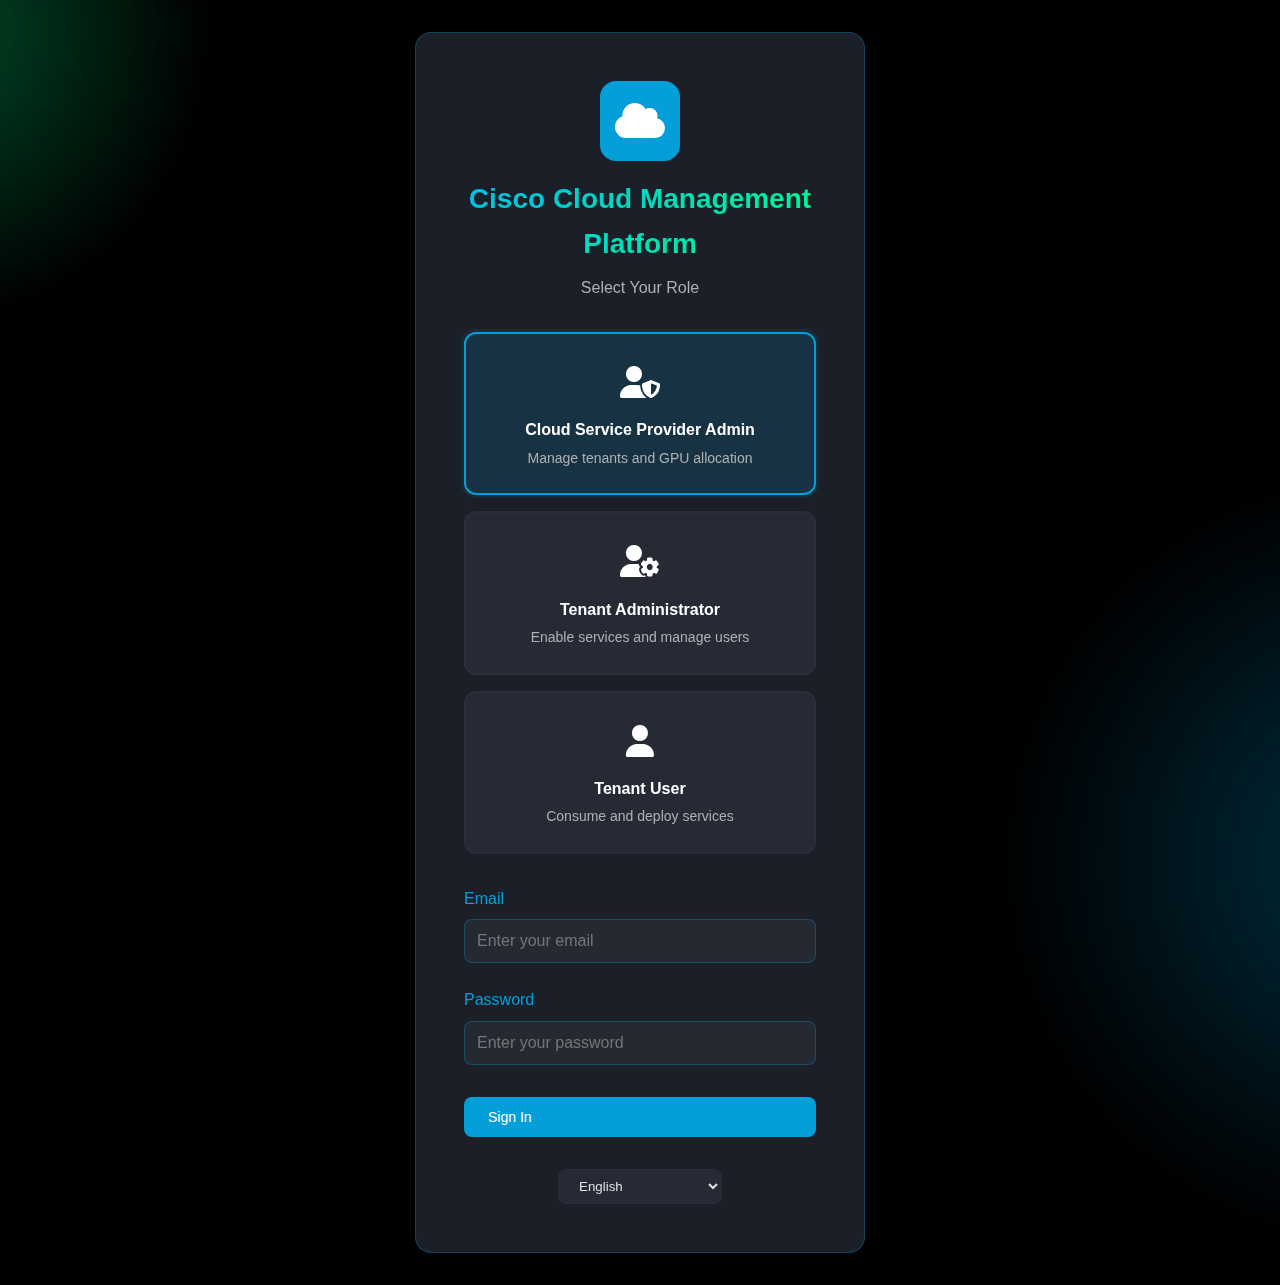
<file: index-old.html>
<!DOCTYPE html>
<html lang="en">
<head>
    <meta charset="UTF-8">
    <meta name="viewport" content="width=device-width, initial-scale=1.0">
    <title>Cisco Cloud Management Platform - Login</title>
    <link rel="stylesheet" href="css/global.css">
    <link rel="stylesheet" href="https://cdnjs.cloudflare.com/ajax/libs/font-awesome/6.4.0/css/all.min.css">
    <style>
        .login-container {
            min-height: 100vh;
            display: flex;
            align-items: center;
            justify-content: center;
            padding: 2rem;
        }

        .login-card {
            background: var(--bg-card);
            border: 1px solid var(--border-cisco);
            border-radius: 16px;
            padding: 3rem;
            max-width: 450px;
            width: 100%;
            box-shadow: var(--shadow-lg);
            backdrop-filter: blur(10px);
        }

        .login-logo {
            text-align: center;
            margin-bottom: 2rem;
        }

        .login-logo-icon {
            width: 80px;
            height: 80px;
            background: var(--cisco-blue);
            border-radius: 16px;
            display: inline-flex;
            align-items: center;
            justify-content: center;
            font-size: 2.5rem;
            color: white;
            margin-bottom: 1rem;
        }

        .login-title {
            font-size: 1.75rem;
            font-weight: 700;
            text-align: center;
            margin-bottom: 0.5rem;
            background: linear-gradient(135deg, var(--cisco-blue-light) 0%, var(--accent-green) 100%);
            -webkit-background-clip: text;
            -webkit-text-fill-color: transparent;
        }

        .login-subtitle {
            text-align: center;
            color: var(--text-muted);
            margin-bottom: 2rem;
        }

        .role-selector {
            margin-bottom: 2rem;
        }

        .role-grid {
            display: grid;
            grid-template-columns: 1fr;
            gap: 1rem;
            margin-top: 1rem;
        }

        .role-option {
            background: var(--bg-elevated);
            border: 2px solid var(--border-accent);
            border-radius: 12px;
            padding: 1.5rem;
            cursor: pointer;
            transition: all 0.2s;
            text-align: center;
        }

        .role-option:hover {
            border-color: var(--cisco-blue);
            background: rgba(4, 159, 217, 0.1);
        }

        .role-option.selected {
            border-color: var(--cisco-blue);
            background: rgba(4, 159, 217, 0.15);
            box-shadow: 0 0 0 3px rgba(4, 159, 217, 0.1);
        }

        .role-icon {
            font-size: 2rem;
            margin-bottom: 0.5rem;
        }

        .role-name {
            font-weight: 600;
            color: var(--text-primary);
            font-size: 1rem;
        }

        .role-description {
            font-size: 0.875rem;
            color: var(--text-muted);
            margin-top: 0.25rem;
        }

        .login-actions {
            margin-top: 2rem;
        }

        .language-selector-login {
            margin-top: 2rem;
            text-align: center;
        }

        .language-selector-login select {
            background: var(--bg-elevated);
            border: 1px solid var(--border-accent);
            color: var(--text-secondary);
            padding: 0.5rem 1rem;
            border-radius: 8px;
            cursor: pointer;
        }
    </style>
</head>
<body>
    <div class="bg-animation"></div>

    <div class="login-container">
        <div class="login-card">
            <div class="login-logo">
                <div class="login-logo-icon">
                    <i class="fas fa-cloud"></i>
                </div>
                <h1 class="login-title" data-i18n="appName">Cisco Cloud Management Platform</h1>
                <p class="login-subtitle" data-i18n="selectRole">Select Your Role</p>
            </div>

            <div class="role-selector">
                <div class="role-grid">
                    <div class="role-option" onclick="selectRole('csp-admin')" id="role-csp-admin">
                        <div class="role-icon">
                            <i class="fas fa-user-shield"></i>
                        </div>
                        <div class="role-name" data-i18n="cspAdmin">Cloud Service Provider Admin</div>
                        <div class="role-description">Manage tenants and GPU allocation</div>
                    </div>

                    <div class="role-option" onclick="selectRole('tenant-admin')" id="role-tenant-admin">
                        <div class="role-icon">
                            <i class="fas fa-user-cog"></i>
                        </div>
                        <div class="role-name" data-i18n="tenantAdmin">Tenant Administrator</div>
                        <div class="role-description">Enable services and manage users</div>
                    </div>

                    <div class="role-option" onclick="selectRole('tenant-user')" id="role-tenant-user">
                        <div class="role-icon">
                            <i class="fas fa-user"></i>
                        </div>
                        <div class="role-name" data-i18n="tenantUser">Tenant User</div>
                        <div class="role-description">Consume and deploy services</div>
                    </div>
                </div>
            </div>

            <div class="form-group">
                <label class="form-label" data-i18n="email">Email</label>
                <input type="email" class="form-input" id="email" placeholder="Enter your email" data-i18n-placeholder="email">
            </div>

            <div class="form-group">
                <label class="form-label" data-i18n="password">Password</label>
                <input type="password" class="form-input" id="password" placeholder="Enter your password" data-i18n-placeholder="password">
            </div>

            <div class="login-actions">
                <button class="btn btn-primary" style="width: 100%;" onclick="login()" data-i18n="signIn">
                    <i class="fas fa-sign-in-alt"></i>
                    Sign In
                </button>
            </div>

            <div class="language-selector-login">
                <select onchange="changeLang(this.value)" id="languageSelect">
                    <option value="en">English</option>
                    <option value="ja">日本語 (Japanese)</option>
                    <option value="id">Bahasa Indonesia</option>
                    <option value="hi">हिंदी (Hindi)</option>
                    <option value="mr">मराठी (Marathi)</option>
                </select>
            </div>
        </div>
    </div>

    <script src="js/i18n.js"></script>
    <script src="js/mock-data.js"></script>
    <script>
        let selectedRole = 'csp-admin';

        function selectRole(role) {
            selectedRole = role;
            document.querySelectorAll('.role-option').forEach(el => el.classList.remove('selected'));
            document.getElementById('role-' + role).classList.add('selected');
        }

        function login() {
            const email = document.getElementById('email').value;
            const password = document.getElementById('password').value;

            if (!email || !password) {
                alert('Please enter email and password');
                return;
            }

            // Store user session
            sessionStorage.setItem('role', selectedRole);
            sessionStorage.setItem('email', email);

            // Redirect based on role
            if (selectedRole === 'csp-admin') {
                window.location.href = 'csp-admin.html';
            } else if (selectedRole === 'tenant-admin') {
                window.location.href = 'tenant-admin.html';
            } else if (selectedRole === 'tenant-user') {
                window.location.href = 'tenant-user.html';
            }
        }

        // Set initial selected role
        document.getElementById('role-csp-admin').classList.add('selected');

        // Set language from storage
        const savedLang = localStorage.getItem('lang') || 'en';
        document.getElementById('languageSelect').value = savedLang;
    </script>
</body>
</html>
</file>
<file: css/global.css>
/* Cisco Cloud Management Platform - Global Styles */
* {
    margin: 0;
    padding: 0;
    box-sizing: border-box;
}

:root {
    /* Cisco Colors */
    --cisco-blue: #049FD9;
    --cisco-blue-dark: #0073A8;
    --cisco-blue-light: #00BCEB;

    /* Backgrounds */
    --bg-primary: #000;
    --bg-secondary: #0a0a0a;
    --bg-tertiary: #1a1a1a;
    --bg-card: #1a1f28;
    --bg-elevated: #252a35;

    /* Text */
    --text-primary: #fff;
    --text-secondary: #e0e0e0;
    --text-muted: #b0b0b0;
    --text-disabled: #6a6a6a;

    /* Accents */
    --accent-green: #00ff88;
    --accent-blue: #0d6efd;
    --accent-red: #ff4444;
    --accent-yellow: #ffc107;

    /* Borders */
    --border-primary: #2a2a2a;
    --border-accent: #2a2f38;
    --border-cisco: rgba(4, 159, 217, 0.3);

    /* Shadows */
    --shadow-sm: 0 2px 4px rgba(0, 0, 0, 0.3);
    --shadow-md: 0 4px 8px rgba(0, 0, 0, 0.4);
    --shadow-lg: 0 8px 24px rgba(0, 0, 0, 0.6);
    --shadow-glow: 0 0 10px rgba(4, 159, 217, 0.4);
}

body {
    font-family: -apple-system, BlinkMacSystemFont, 'Segoe UI', Roboto, Oxygen, Ubuntu, Cantarell, sans-serif;
    background: var(--bg-primary);
    color: var(--text-primary);
    line-height: 1.6;
    min-height: 100vh;
}

/* Background Animation */
.bg-animation {
    position: fixed;
    top: 0;
    left: 0;
    width: 100%;
    height: 100%;
    z-index: -1;
    opacity: 0.3;
}

.bg-animation::before,
.bg-animation::after {
    content: '';
    position: absolute;
    border-radius: 50%;
    animation: float 20s infinite ease-in-out;
}

.bg-animation::before {
    width: 600px;
    height: 600px;
    top: -30%;
    left: -30%;
    background: radial-gradient(circle, var(--accent-green) 0%, transparent 70%);
}

.bg-animation::after {
    width: 800px;
    height: 800px;
    bottom: -40%;
    right: -40%;
    animation-delay: -10s;
    background: radial-gradient(circle, var(--cisco-blue) 0%, transparent 70%);
}

@keyframes float {
    0%, 100% { transform: translate(0, 0) scale(1); }
    25% { transform: translate(100px, -50px) scale(1.1); }
    50% { transform: translate(-50px, 100px) scale(0.9); }
    75% { transform: translate(50px, 50px) scale(1.05); }
}

/* Header */
.header {
    background: rgba(10, 10, 10, 0.95);
    backdrop-filter: blur(10px);
    border-bottom: 1px solid var(--border-primary);
    padding: 1rem 2rem;
    position: sticky;
    top: 0;
    z-index: 1000;
}

.header-container {
    max-width: 1400px;
    margin: 0 auto;
    display: flex;
    justify-content: space-between;
    align-items: center;
}

.logo {
    display: flex;
    align-items: center;
    gap: 1rem;
}

.logo-icon {
    width: 40px;
    height: 40px;
    background: var(--cisco-blue);
    border-radius: 8px;
    display: flex;
    align-items: center;
    justify-content: center;
}

.brand-name {
    font-size: 1.25rem;
    font-weight: 700;
    background: linear-gradient(135deg, var(--cisco-blue-light) 0%, var(--accent-green) 100%);
    -webkit-background-clip: text;
    -webkit-text-fill-color: transparent;
}

.header-nav {
    display: flex;
    align-items: center;
    gap: 2rem;
}

.nav-links {
    display: flex;
    gap: 1.5rem;
    list-style: none;
}

.nav-links a {
    color: var(--text-secondary);
    text-decoration: none;
    transition: color 0.2s;
}

.nav-links a:hover,
.nav-links a.active {
    color: var(--cisco-blue);
}

/* Language Selector */
.language-selector {
    position: relative;
}

.language-btn {
    background: var(--bg-tertiary);
    border: 1px solid var(--border-primary);
    color: var(--text-secondary);
    padding: 0.5rem 1rem;
    border-radius: 6px;
    cursor: pointer;
    display: flex;
    align-items: center;
    gap: 0.5rem;
}

.language-dropdown {
    display: none;
    position: absolute;
    right: 0;
    top: 100%;
    margin-top: 0.5rem;
    background: var(--bg-card);
    border: 1px solid var(--border-accent);
    border-radius: 8px;
    min-width: 150px;
    box-shadow: var(--shadow-lg);
}

.language-dropdown.active {
    display: block;
}

.language-option {
    padding: 0.75rem 1rem;
    cursor: pointer;
    transition: background 0.2s;
}

.language-option:hover {
    background: var(--bg-elevated);
}

/* User Profile */
.user-profile {
    display: flex;
    align-items: center;
    gap: 1rem;
}

.user-avatar {
    width: 36px;
    height: 36px;
    border-radius: 50%;
    background: var(--bg-tertiary);
    display: flex;
    align-items: center;
    justify-content: center;
}

.status-indicator {
    width: 8px;
    height: 8px;
    border-radius: 50%;
    background: var(--accent-green);
    box-shadow: 0 0 6px var(--accent-green);
}

/* Container */
.container {
    max-width: 1400px;
    margin: 0 auto;
    padding: 2rem;
}

/* Buttons */
.btn {
    padding: 0.75rem 1.5rem;
    border-radius: 8px;
    border: none;
    font-size: 0.875rem;
    font-weight: 500;
    cursor: pointer;
    display: inline-flex;
    align-items: center;
    gap: 0.5rem;
    transition: all 0.2s;
    text-decoration: none;
}

.btn-primary {
    background: var(--cisco-blue);
    color: var(--text-primary);
}

.btn-primary:hover {
    background: var(--cisco-blue-dark);
    box-shadow: var(--shadow-glow);
}

.btn-secondary {
    background: var(--bg-tertiary);
    color: var(--text-secondary);
    border: 1px solid var(--border-primary);
}

.btn-secondary:hover {
    background: var(--bg-elevated);
    color: var(--text-primary);
}

.btn-icon {
    background: transparent;
    border: none;
    color: var(--text-secondary);
    cursor: pointer;
    padding: 0.5rem;
    border-radius: 6px;
    transition: all 0.2s;
    font-size: 1rem;
}

.btn-icon:hover {
    background: var(--bg-tertiary);
    color: var(--text-primary);
}

.btn-success {
    background: var(--accent-green);
    color: var(--bg-primary);
}

.btn-danger {
    background: var(--accent-red);
    color: var(--text-primary);
}

.btn-sm {
    padding: 0.5rem 1rem;
    font-size: 0.75rem;
}

/* Cards */
.card {
    background: var(--bg-card);
    border: 1px solid var(--border-accent);
    border-radius: 12px;
    padding: 1.5rem;
    box-shadow: var(--shadow-md);
}

.card-header {
    display: flex;
    justify-content: space-between;
    align-items: center;
    margin-bottom: 1rem;
    padding-bottom: 1rem;
    border-bottom: 1px solid var(--border-accent);
}

.card-title {
    font-size: 1.25rem;
    font-weight: 600;
    color: var(--cisco-blue);
}

.card-body {
    color: var(--text-secondary);
}

/* Badges */
.badge {
    display: inline-flex;
    align-items: center;
    gap: 0.25rem;
    padding: 0.25rem 0.75rem;
    border-radius: 9999px;
    font-size: 0.75rem;
    font-weight: 600;
}

.badge-success {
    background: rgba(0, 255, 136, 0.2);
    color: var(--accent-green);
}

.badge-warning {
    background: rgba(255, 193, 7, 0.2);
    color: var(--accent-yellow);
}

.badge-error {
    background: rgba(255, 68, 68, 0.2);
    color: var(--accent-red);
}

.badge-info {
    background: rgba(4, 159, 217, 0.2);
    color: var(--cisco-blue);
}

/* Grid */
.grid {
    display: grid;
    gap: 1.5rem;
}

.grid-2 { grid-template-columns: repeat(2, 1fr); }
.grid-3 { grid-template-columns: repeat(3, 1fr); }
.grid-4 { grid-template-columns: repeat(4, 1fr); }

@media (max-width: 1200px) {
    .grid-4 { grid-template-columns: repeat(2, 1fr); }
}

@media (max-width: 768px) {
    .grid-2, .grid-3, .grid-4 { grid-template-columns: 1fr; }
    .container { padding: 1rem; }
    .header { padding: 1rem; }
}

/* Stats Cards */
.stats-grid {
    display: grid;
    grid-template-columns: repeat(auto-fit, minmax(250px, 1fr));
    gap: 1.5rem;
    margin-bottom: 2rem;
}

.stat-card {
    background: var(--bg-card);
    border: 1px solid var(--border-accent);
    border-radius: 12px;
    padding: 1.5rem;
    display: flex;
    flex-direction: column;
    gap: 0.5rem;
}

.stat-icon {
    width: 48px;
    height: 48px;
    border-radius: 10px;
    display: flex;
    align-items: center;
    justify-content: center;
    font-size: 1.5rem;
    margin-bottom: 0.5rem;
}

.stat-icon.blue { background: rgba(4, 159, 217, 0.2); color: var(--cisco-blue); }
.stat-icon.green { background: rgba(0, 255, 136, 0.2); color: var(--accent-green); }
.stat-icon.yellow { background: rgba(255, 193, 7, 0.2); color: var(--accent-yellow); }
.stat-icon.red { background: rgba(255, 68, 68, 0.2); color: var(--accent-red); }

.stat-label {
    color: var(--text-muted);
    font-size: 0.875rem;
}

.stat-value {
    font-size: 2rem;
    font-weight: 700;
    color: var(--text-primary);
}

.stat-change {
    font-size: 0.875rem;
}

.stat-change.positive { color: var(--accent-green); }
.stat-change.negative { color: var(--accent-red); }

/* Tables */
.table-container {
    overflow-x: auto;
    background: var(--bg-card);
    border: 1px solid var(--border-accent);
    border-radius: 12px;
}

.table {
    width: 100%;
    border-collapse: collapse;
}

.table th,
.table td {
    padding: 1rem;
    text-align: left;
}

.table th {
    font-weight: 600;
    color: var(--cisco-blue);
    background: var(--bg-elevated);
    border-bottom: 1px solid var(--border-accent);
}

.table tr:not(:last-child) td {
    border-bottom: 1px solid var(--border-primary);
}

.table tr:hover {
    background: var(--bg-tertiary);
}

/* Forms */
.form-group {
    margin-bottom: 1.5rem;
}

.form-label {
    display: block;
    margin-bottom: 0.5rem;
    color: var(--cisco-blue);
    font-weight: 500;
}

.form-input,
.form-select,
.form-textarea {
    width: 100%;
    padding: 0.75rem;
    background: rgba(255, 255, 255, 0.05);
    border: 1px solid var(--border-cisco);
    border-radius: 8px;
    color: var(--text-secondary);
    font-size: 1rem;
    transition: all 0.2s;
}

.form-input:focus,
.form-select:focus,
.form-textarea:focus {
    outline: none;
    border-color: var(--cisco-blue);
    background: rgba(255, 255, 255, 0.08);
}

.form-textarea {
    resize: vertical;
    min-height: 100px;
}

/* Loading */
.loading {
    display: flex;
    justify-content: center;
    align-items: center;
    padding: 3rem;
}

.spinner {
    border: 3px solid var(--border-primary);
    border-top: 3px solid var(--cisco-blue);
    border-radius: 50%;
    width: 40px;
    height: 40px;
    animation: spin 1s linear infinite;
}

@keyframes spin {
    0% { transform: rotate(0deg); }
    100% { transform: rotate(360deg); }
}

/* Modal */
.modal {
    display: none;
    position: fixed;
    z-index: 1000;
    left: 0;
    top: 0;
    width: 100%;
    height: 100%;
    background: rgba(0, 0, 0, 0.8);
    backdrop-filter: blur(5px);
    align-items: center;
    justify-content: center;
}

.modal.active {
    display: flex;
}

.modal-content {
    background: var(--bg-card);
    border: 1px solid var(--border-primary);
    border-radius: 12px;
    padding: 2rem;
    max-width: 600px;
    width: 90%;
    max-height: 90vh;
    overflow-y: auto;
    position: relative;
    animation: modalSlideIn 0.3s ease;
}

@keyframes modalSlideIn {
    from {
        transform: translateY(-50px);
        opacity: 0;
    }
    to {
        transform: translateY(0);
        opacity: 1;
    }
}

.modal-header {
    display: flex;
    justify-content: space-between;
    align-items: center;
    margin-bottom: 1.5rem;
    padding-bottom: 1rem;
    border-bottom: 1px solid var(--border-primary);
}

.modal-title {
    font-size: 1.5rem;
    color: var(--text-primary);
    margin: 0;
}

.close-modal {
    background: transparent;
    border: none;
    color: var(--text-secondary);
    font-size: 1.5rem;
    cursor: pointer;
    padding: 0.5rem;
    transition: all 0.2s;
}

.close-modal:hover {
    color: var(--text-primary);
    transform: rotate(90deg);
}

/* Fix dropdown option colors */
.form-select option {
    background: var(--bg-tertiary);
    color: var(--text-primary);
    padding: 0.5rem;
}

/* Section Navigation */
.section {
    display: none;
}

.section.active {
    display: block;
}

/* Menu Items */
.menu-item {
    transition: all 0.2s ease;
}

.menu-item:hover {
    background: var(--bg-tertiary);
    color: var(--text-primary);
}

.menu-item.active {
    background: var(--bg-tertiary);
    color: var(--cisco-blue);
    border-left: 3px solid var(--cisco-blue);
}

/* Improve select element visibility */
.form-select {
    background-color: var(--bg-tertiary);
    color: var(--text-primary);
    border: 1px solid var(--border-primary);
}

.form-select:focus {
    background-color: rgba(255, 255, 255, 0.08);
}

/* Utilities */
.flex { display: flex; }
.flex-center { display: flex; align-items: center; justify-content: center; }
.flex-between { display: flex; align-items: center; justify-content: space-between; }
.gap-sm { gap: 0.5rem; }
.gap-md { gap: 1rem; }
.gap-lg { gap: 1.5rem; }
.mt-lg { margin-top: 1.5rem; }
.mb-lg { margin-bottom: 1.5rem; }
.text-center { text-align: center; }
.text-muted { color: var(--text-muted); }
</file>
